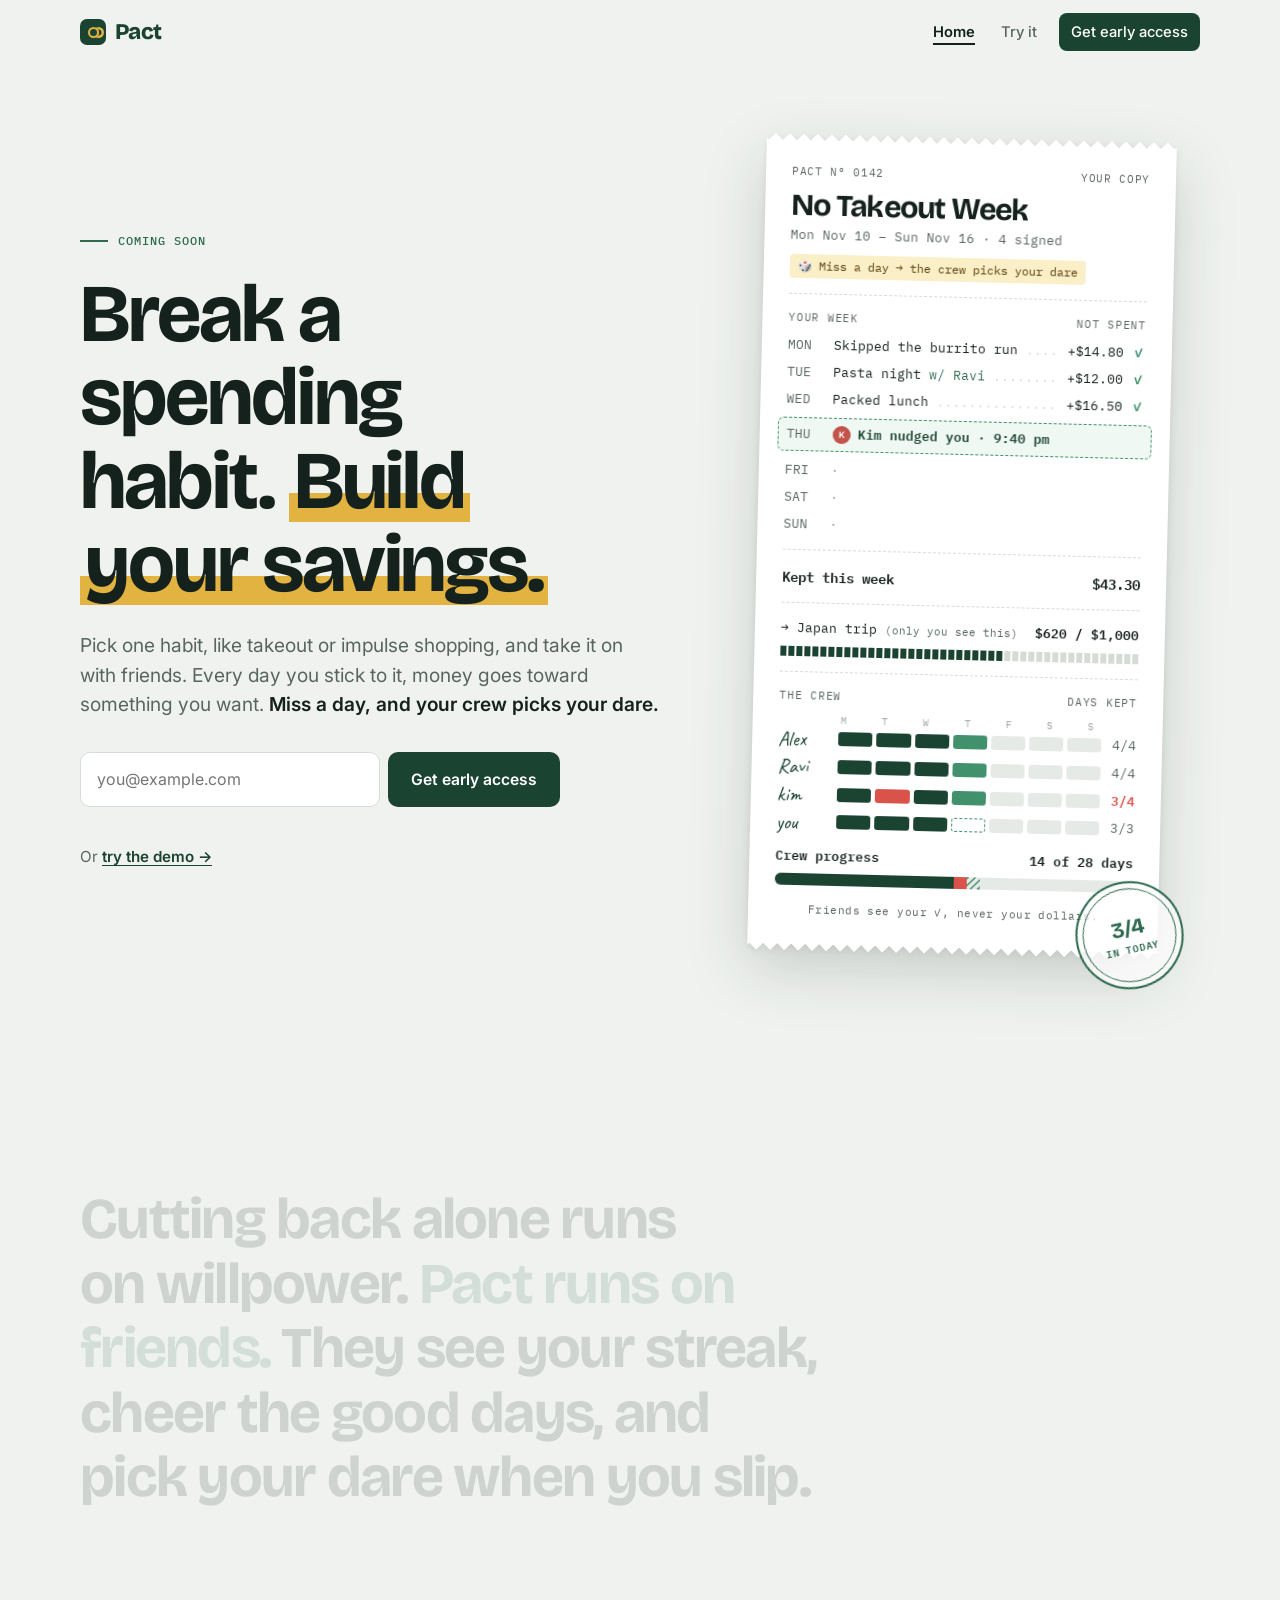
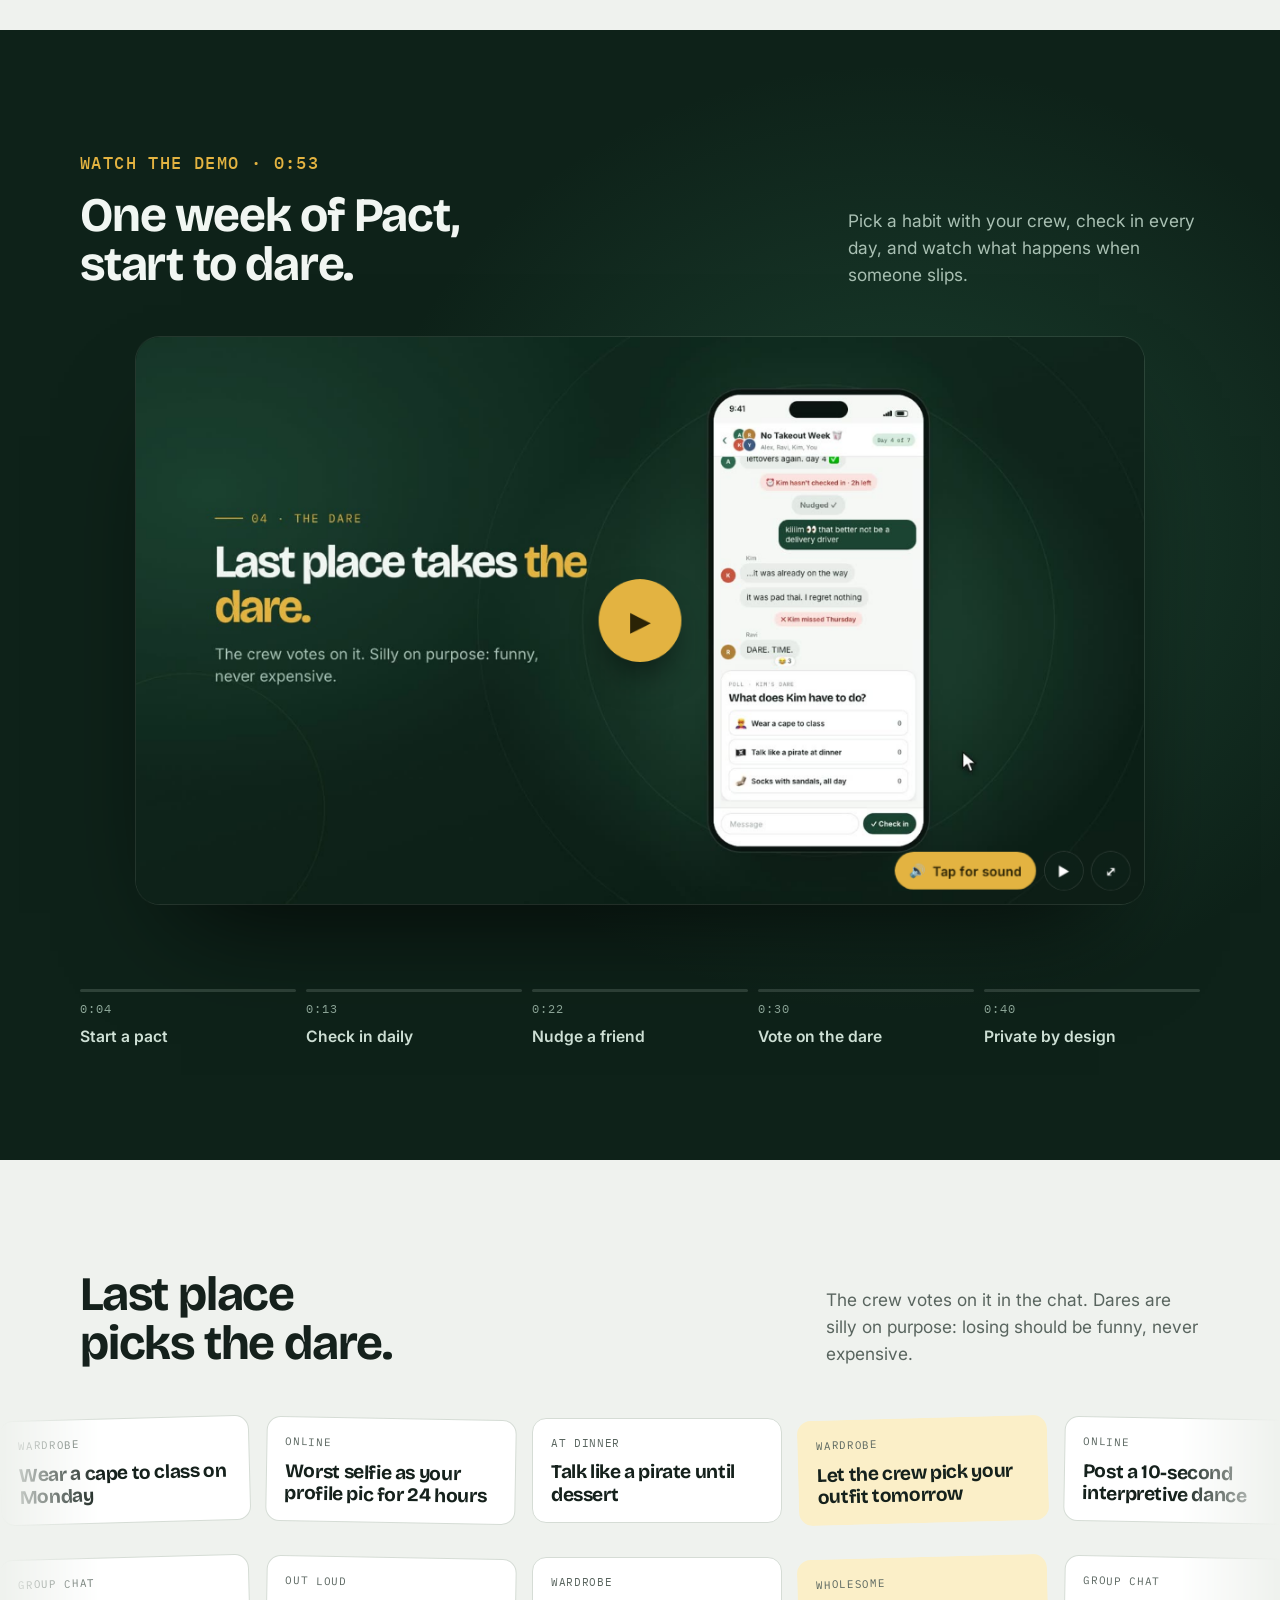
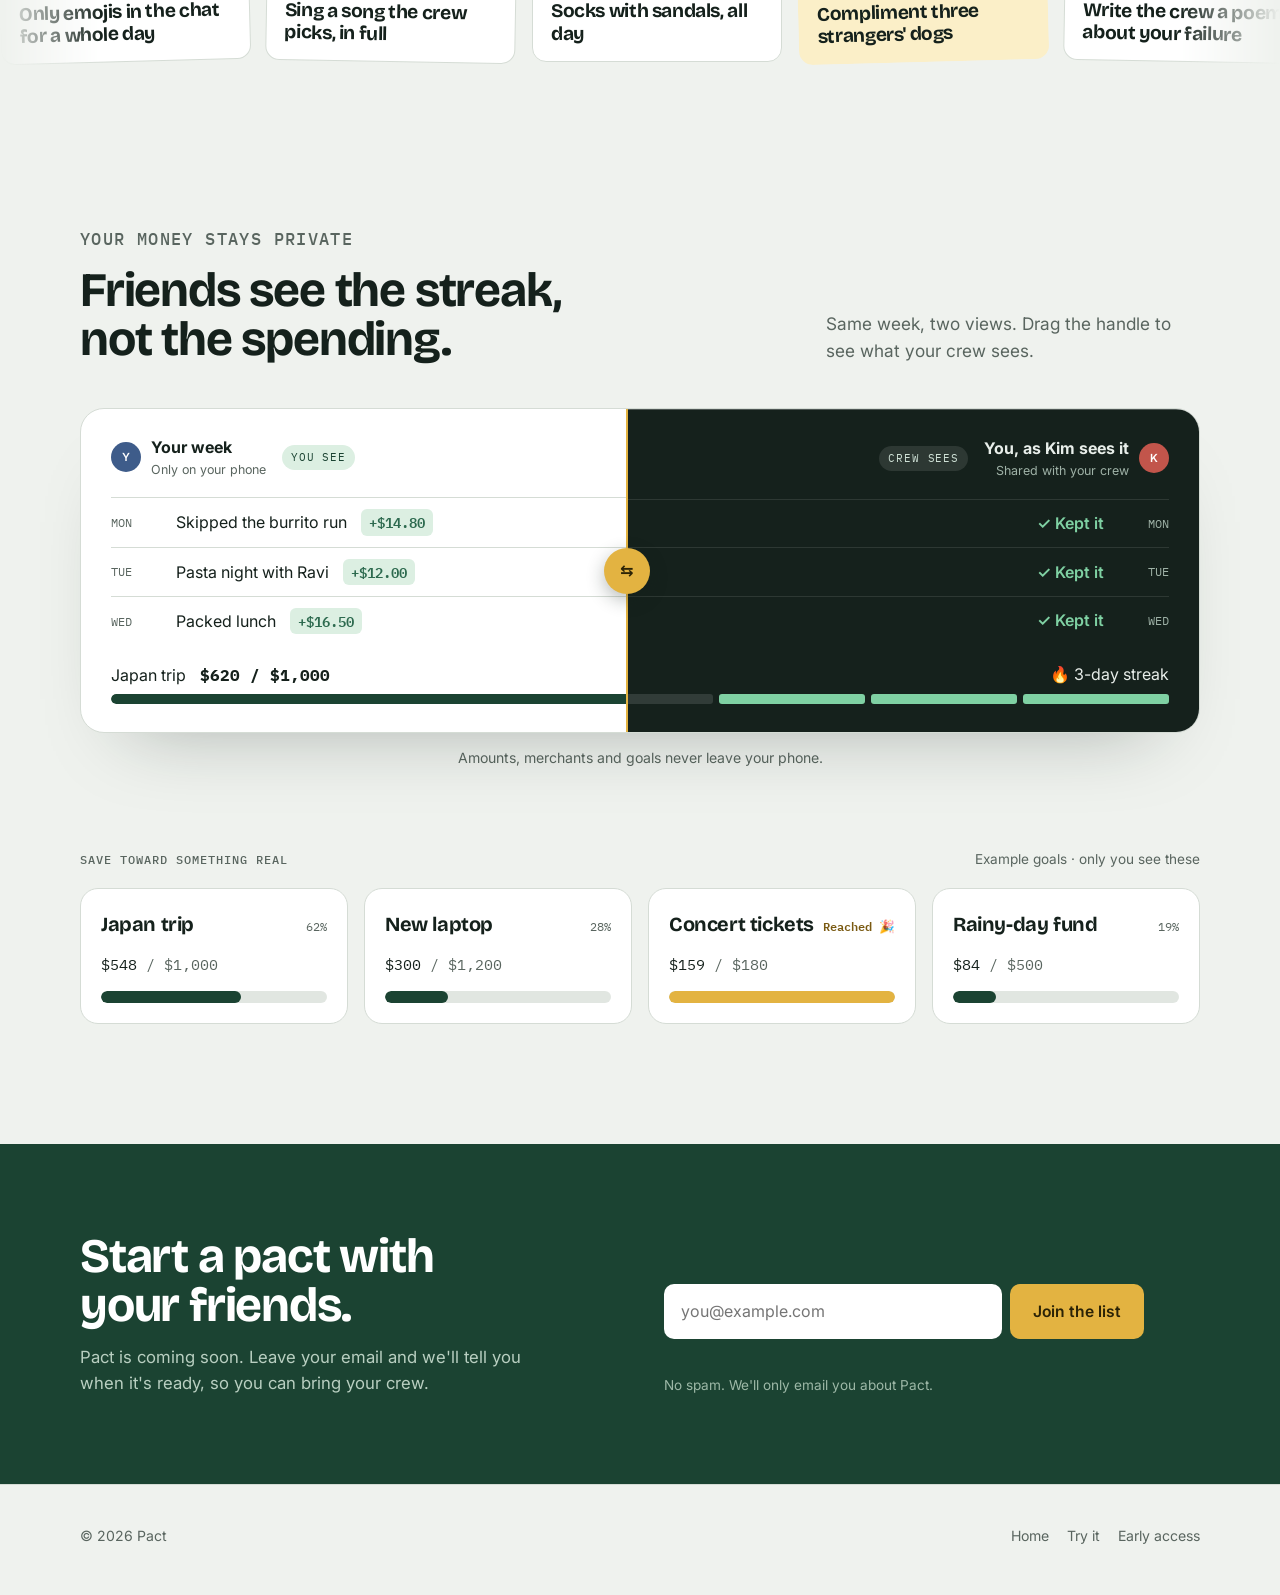
<file: index.html>
<!DOCTYPE html>
<html lang="en">
<head>
<meta charset="utf-8">
<meta name="viewport" content="width=device-width, initial-scale=1, viewport-fit=cover">
<title>Pact — Save together</title>
<meta name="description" content="Pick one spending habit to break, do it with friends, and turn every good day into savings.">
<link rel="preconnect" href="https://fonts.googleapis.com">
<link rel="preconnect" href="https://fonts.gstatic.com" crossorigin>
<link href="https://fonts.googleapis.com/css2?family=Bricolage+Grotesque:opsz,wght@12..96,500;12..96,700;12..96,800&family=Caveat:wght@500;700&family=IBM+Plex+Mono:wght@400;500;600&family=Inter:wght@400;500;600;700&display=swap" rel="stylesheet">
<link rel="stylesheet" href="assets/style.css?v=4">
<script>document.documentElement.classList.add('js')</script>
<style>
:root{--a1:#2D6A4F;--a2:#B07D3A;--a3:#C2554B;--a4:#3E5C8A;--ease:cubic-bezier(.2,.7,.2,1)}

/* ---------- hero ---------- */
.hero{padding:56px 0 96px;overflow:clip}
.hero .wrap{display:grid;grid-template-columns:minmax(0,1.1fr) minmax(0,.9fr);gap:64px;align-items:center}
.hero h1 .mark{background:linear-gradient(transparent 62%, var(--gold) 62%, var(--gold) 92%, transparent 92%);padding:0 .06em;-webkit-box-decoration-break:clone;box-decoration-break:clone}
.hero .lede{margin-top:24px;font-size:1.2rem}
.hero .email-form{margin-top:32px}
.hero .alt{margin-top:6px;font-size:.95rem;color:var(--muted)}
.hero .alt a{color:var(--green);font-weight:600;text-underline-offset:3px}
.kicker{display:inline-flex;gap:10px;align-items:center;margin-bottom:22px}
.kicker::before{content:"";width:28px;height:2px;background:var(--green-2)}
.proof{display:flex;align-items:center;gap:12px;margin-top:28px;font-size:.92rem;color:var(--muted)}
@media (max-width:920px){.hero .wrap{grid-template-columns:1fr;gap:56px}.hero{padding:32px 0 80px}}

/* avatars, shared by receipt and story */
.av{width:26px;height:26px;border-radius:50%;display:inline-grid;place-items:center;font:600 .68rem/1 var(--sans);color:#fff;font-style:normal;flex:none}
.av.a1{background:var(--a1)}.av.a2{background:var(--a2)}.av.a3{background:var(--a3)}.av.a4{background:var(--a4)}
.stack{display:flex}.stack .av{border:2px solid var(--cream);margin-left:-8px}.stack .av:first-child{margin-left:0}

/* ---------- the pact slip ---------- */
.pact{position:relative;justify-self:center;width:min(410px,100%);transform:translateY(var(--py,0px)) rotate(calc(1.4deg - var(--pr,0deg)))}
.pact-shadow{filter:drop-shadow(0 22px 30px rgba(21,33,28,.16)) drop-shadow(0 2px 3px rgba(21,33,28,.08))}
.slip{
  --s:14px;
  background:var(--paper);padding:30px 26px 34px;font-family:var(--mono);font-size:.8rem;color:var(--ink);
  -webkit-mask:conic-gradient(from -45deg at bottom,#0000,#000 1deg 89deg,#0000 90deg) bottom/var(--s) 51% repeat-x,
               conic-gradient(from 135deg at top,#0000,#000 1deg 89deg,#0000 90deg) top/var(--s) 51% repeat-x;
          mask:conic-gradient(from -45deg at bottom,#0000,#000 1deg 89deg,#0000 90deg) bottom/var(--s) 51% repeat-x,
               conic-gradient(from 135deg at top,#0000,#000 1deg 89deg,#0000 90deg) top/var(--s) 51% repeat-x;
}
.slip-top{display:flex;justify-content:space-between;gap:12px;color:var(--muted);font-size:.7rem;letter-spacing:.06em;text-transform:uppercase}
.slip h2{font-family:var(--display);font-size:1.9rem;letter-spacing:-.03em;margin:10px 0 4px;color:var(--ink)}
.slip .dates{color:var(--muted)}
.stake{display:inline-block;margin-top:9px;padding:3px 8px;border-radius:4px;background:var(--gold-2);color:#5A4410;font-size:.72rem}
.hero .lede strong{color:var(--ink);font-weight:600}
.rule{border:0;border-top:1.5px dashed var(--line);margin:15px 0}
.sec{display:flex;justify-content:space-between;gap:8px;font-size:.68rem;letter-spacing:.07em;text-transform:uppercase;color:var(--muted);margin-bottom:9px}
.ledger{list-style:none;margin:0;padding:0;display:grid;gap:7px}
.ledger li{display:grid;grid-template-columns:3em minmax(0,1fr) auto 1.1em;gap:8px;align-items:baseline;font-variant-numeric:tabular-nums}
.ledger .d{color:var(--muted)}
.ledger .what{overflow:hidden;white-space:nowrap}
.ledger .what::after{content:" ..................................................";color:var(--line)}
.ledger .what small{font-size:inherit;color:var(--green-2)}
.ledger .amt{text-align:right}
.ledger .ok{color:var(--green-3);font-weight:600;text-align:center}
.ledger li.today{margin:2px -8px;padding:6px 8px;border:1.5px dashed var(--green-3);border-radius:6px;background:color-mix(in srgb, var(--mint) 45%, transparent);align-items:center}
.ledger li.today .what::after,.ledger li.later .what::after{content:none}
.ledger li.today .what{color:var(--green);font-weight:600;white-space:normal;display:flex;gap:7px;align-items:center}
.ledger li.today .av{width:18px;height:18px;font-size:.55rem}
.ledger li.later{color:#9AA59F}
.total{display:flex;justify-content:space-between;font-weight:600;font-size:.9rem}
.goal-line{display:flex;justify-content:space-between;gap:8px;margin-bottom:8px}
.goal-line b{font-weight:600}
.goal-line small{font-size:.68rem;color:var(--muted)}
.meter{height:10px;background:repeating-linear-gradient(90deg,var(--line) 0 6px,transparent 6px 8px)}
.meter i{display:block;height:100%;width:62%;background:repeating-linear-gradient(90deg,var(--green) 0 6px,transparent 6px 8px)}

/* crew: each row is a signature + that person's week */
.crew{display:grid;gap:7px}
.crew-row{display:grid;grid-template-columns:4.4em repeat(7,minmax(0,1fr)) 2.4em;gap:4px;align-items:center}
.crew-row .sig{font-family:var(--hand);font-size:1.3rem;overflow:hidden;line-height:1;color:var(--green);transform:rotate(-3deg);white-space:nowrap}
.crew-row.lose .n{color:var(--coral);font-weight:600}
.crew-row .n{text-align:right;color:var(--muted);font-variant-numeric:tabular-nums}
.cell{height:14px;border-radius:3px;background:color-mix(in srgb, var(--line) 60%, transparent)}
.cell.k{background:var(--green)}
.cell.x{background:var(--coral)}
.cell.t{background:transparent;border:1.5px dashed var(--green-3)}
.cell.t.done{background:var(--green-3);border-color:var(--green-3)}
.daynames{display:grid;grid-template-columns:4.4em repeat(7,minmax(0,1fr)) 2.4em;gap:4px;font-size:.6rem;color:#9AA59F;text-align:center}
.team{margin-top:14px;display:grid;gap:7px}
.team-line{display:flex;justify-content:space-between;font-weight:600}
.tbar{display:flex;height:12px;border-radius:99px;overflow:hidden;background:color-mix(in srgb, var(--line) 60%, transparent)}
.tbar i{display:block;height:100%}
.tbar .k{width:50%;background:var(--green)}
.tbar .x{width:3.57%;background:var(--coral)}
.tbar .t{width:3.57%;background:repeating-linear-gradient(135deg,var(--green-3) 0 2px,transparent 2px 5px)}
.foot{margin-top:16px;font-size:.68rem;color:var(--muted);text-align:center;letter-spacing:.04em}

.stamp{position:absolute;right:-26px;bottom:-30px;width:108px;height:108px;border-radius:50%;
  border:2.5px solid var(--green-2);outline:1px solid var(--green-2);outline-offset:-8px;
  display:grid;place-items:center;text-align:center;font-family:var(--mono);font-weight:600;color:var(--green-2);
  font-size:.62rem;letter-spacing:.08em;line-height:1.25;text-transform:uppercase;transform:rotate(-14deg);
  background:color-mix(in srgb, var(--paper) 72%, transparent)}
.stamp b{display:block;font-size:1.35rem;letter-spacing:0;font-family:var(--display)}
@media (max-width:520px){.stamp{right:-6px;bottom:-36px;width:94px;height:94px}.slip{padding:28px 16px 32px;font-size:.76rem}.crew-row,.daynames{grid-template-columns:3.8em repeat(7,minmax(0,1fr)) 2.2em}}

/* ---------- manifesto: words light up as you scroll ---------- */
.manifesto{padding:120px 0 40px}
.manifesto p{font-family:var(--display);font-weight:700;font-size:clamp(1.9rem,4.6vw,3.6rem);line-height:1.12;letter-spacing:-.03em;max-width:22ch;text-wrap:balance}
.manifesto .w{transition:opacity .2s linear;opacity:var(--o,1)}
.manifesto em{font-style:normal;color:var(--green-2)}

/* ---------- film: the product demo video ---------- */
.film{background:#0E2219;color:#EAF2EC;padding:120px 0 110px;margin-top:80px;overflow:hidden;
  background-image:radial-gradient(60% 60% at 70% 45%,rgba(64,145,108,.28),transparent 70%)}
.film-head{display:flex;flex-wrap:wrap;justify-content:space-between;align-items:end;gap:20px 48px}
.film-head .eyebrow{color:var(--gold)}
.film-head>div{flex:1 1 440px}
.film-head h2{color:#F1F6F2;max-width:15ch;margin-top:14px}
.film-head p{max-width:32ch;color:#A9C0B3;font-size:1.08rem}
.player{--fs:1;position:relative;margin:48px 0 0;border-radius:26px;overflow:hidden;background:#0B1A13;aspect-ratio:16/9;
  box-shadow:0 0 0 1px rgba(216,235,223,.12),0 60px 120px -50px rgba(0,0,0,.8);transform:scale(var(--fs));transform-origin:50% 0;will-change:transform}
.player video{display:block;width:100%;height:100%;object-fit:cover;cursor:pointer}
.pbar{position:absolute;left:0;right:0;bottom:0;display:flex;gap:10px;align-items:center;justify-content:flex-end;padding:16px;pointer-events:none}
.pbtn{pointer-events:auto;display:inline-flex;align-items:center;gap:8px;height:42px;padding:0 16px;border:0;border-radius:99px;font:600 .9rem var(--sans);cursor:pointer;
  background:rgba(14,34,25,.72);color:#fff;backdrop-filter:blur(10px);-webkit-backdrop-filter:blur(10px);box-shadow:0 0 0 1px rgba(255,255,255,.14);transition:background .2s,transform .2s}
.pbtn:hover{background:rgba(14,34,25,.9);transform:translateY(-1px)}
.pbtn:focus-visible{outline:3px solid var(--gold);outline-offset:2px}
.pbtn.snd{background:var(--gold);color:#2B2306;box-shadow:none}
.pbtn.snd[aria-pressed="true"]{background:rgba(14,34,25,.72);color:#fff;box-shadow:0 0 0 1px rgba(255,255,255,.14)}
.pbtn.icon{width:42px;padding:0;justify-content:center}
.bigplay{position:absolute;left:50%;top:50%;width:92px;height:92px;margin:-46px 0 0 -46px;border-radius:50%;border:0;background:var(--gold);color:#2B2306;font-size:1.9rem;
  display:grid;place-items:center;cursor:pointer;box-shadow:0 20px 40px -12px rgba(0,0,0,.6);transition:transform .25s var(--ease),opacity .25s}
.bigplay:hover{transform:scale(1.06)}
.player.playing .bigplay{opacity:0;pointer-events:none;transform:scale(.8)}
.chaps{list-style:none;margin:22px 0 0;padding:0;display:grid;grid-template-columns:repeat(5,minmax(0,1fr));gap:10px}
.chaps button{width:100%;text-align:left;border:0;background:none;color:#8FA99B;font:inherit;cursor:pointer;padding:0;display:grid;gap:8px}
.chaps .ln{height:3px;border-radius:2px;background:rgba(216,235,223,.16);overflow:hidden}
.chaps .ln i{display:block;height:100%;width:calc(var(--p,0)*100%);background:var(--gold)}
.chaps small{font-family:var(--mono);font-size:.72rem;letter-spacing:.08em}
.chaps b{font-weight:600;font-size:.98rem;color:#CFE1D6;transition:color .2s}
.chaps button:hover b,.chaps .on b{color:#fff}
.chaps .on small{color:var(--gold)}
.chaps button:focus-visible{outline:2px solid var(--gold);outline-offset:6px;border-radius:4px}
@media (max-width:900px){
  .film{padding:84px 0 76px;margin-top:40px}
  .player{border-radius:16px;margin-top:32px}
  .pbar{padding:10px;gap:8px}
  .pbtn{height:36px;padding:0 12px;font-size:.8rem}.pbtn.icon{width:36px}
  .bigplay{width:68px;height:68px;margin:-34px 0 0 -34px;font-size:1.4rem}
  .chaps{display:flex;overflow-x:auto;gap:14px;scrollbar-width:none;margin-inline:-20px;padding-inline:20px}
  .chaps::-webkit-scrollbar{display:none}
  .chaps li{flex:0 0 132px}
}

/* ---------- dare wall ---------- */
.dares{padding:110px 0 40px;overflow:hidden}
.dares .head{display:flex;flex-wrap:wrap;justify-content:space-between;align-items:end;gap:20px 40px}
.dares h2{max-width:14ch}
.dares .head p{max-width:34ch;color:var(--muted);font-size:1.08rem}
.lane{display:flex;gap:16px;width:max-content;padding:14px 0}
.lanes{margin-top:36px;display:grid;gap:6px;-webkit-mask:linear-gradient(90deg,transparent,#000 8%,#000 92%,transparent);mask:linear-gradient(90deg,transparent,#000 8%,#000 92%,transparent)}
.dare{flex:none;width:250px;padding:16px 18px;border-radius:14px;background:var(--paper);border:1px solid var(--line);display:grid;gap:10px;transform:rotate(var(--r,0deg))}
.dare:nth-child(3n+1){--r:-1.5deg}.dare:nth-child(3n+2){--r:1deg}.dare:nth-child(4n){background:var(--gold-2);border-color:transparent}
.dare b{font-family:var(--display);font-size:1.2rem;letter-spacing:-.02em;line-height:1.15}
.dare small{font-family:var(--mono);font-size:.68rem;letter-spacing:.06em;text-transform:uppercase;color:var(--muted)}
@media (prefers-reduced-motion:no-preference){
  .lane{animation:drift 60s linear infinite}
  .lane.rev{animation-direction:reverse;animation-duration:70s}
  .lanes:hover .lane{animation-play-state:paused}
  @keyframes drift{to{transform:translateX(-50%)}}
}
@media (prefers-reduced-motion:reduce){.lane{flex-wrap:wrap;width:auto}.lane [aria-hidden]{display:none}}

/* ---------- privacy: drag between your view and your crew's view ---------- */
.privacy{padding:110px 0 120px}
.privacy .top{display:flex;flex-wrap:wrap;justify-content:space-between;align-items:end;gap:20px 48px}
.privacy h2{max-width:16ch;margin-top:14px}
.privacy .top p{max-width:34ch;color:var(--muted);font-size:1.08rem}

.cmp{--x:50%;position:relative;margin-top:44px;border-radius:24px;overflow:hidden;border:1px solid var(--line);background:var(--paper);box-shadow:0 40px 80px -48px rgba(21,33,28,.35);user-select:none;-webkit-user-select:none;touch-action:pan-y}
.view{padding:26px 30px 28px;display:grid;gap:18px}
.view.crew{position:absolute;inset:0;background:var(--ink);color:#E8EEEA;clip-path:inset(0 0 0 var(--x))}
.vh{display:flex;align-items:center;gap:10px}
.vh .av{width:30px;height:30px;font-size:.7rem}
.vh b{font-size:1rem}
.vh small{display:block;font-size:.78rem;color:var(--muted)}
.view.crew .vh small{color:#9FB2A7}
.chip{margin-inline:6px;font-family:var(--mono);font-size:.68rem;letter-spacing:.08em;text-transform:uppercase;padding:4px 9px;border-radius:99px;background:var(--mint);color:var(--green)}
.view.crew .chip{background:rgba(255,255,255,.1);color:#CFE1D6}
.days{list-style:none;margin:0;padding:0;display:grid}
.days li{display:grid;grid-template-columns:3.2em auto auto minmax(0,1fr);gap:14px;align-items:center;padding:11px 0;border-top:1px solid var(--line);font-size:1rem}
.view.crew .days li{border-color:rgba(255,255,255,.1);grid-template-columns:auto minmax(0,1fr) auto 3.2em}
.view.crew .days .d{text-align:right}
.view.crew .vh{flex-direction:row-reverse;text-align:right}
.view.crew .sumrow{grid-template-columns:auto minmax(0,1fr);text-align:right}
.view.crew .flames{flex-direction:row-reverse}
.days .d{font-family:var(--mono);font-size:.78rem;color:var(--muted)}
.view.crew .days .d{color:#9FB2A7}
.days .amt{padding:2px 8px;border-radius:6px;background:var(--mint);font-family:var(--mono);font-size:.9rem;font-variant-numeric:tabular-nums;color:var(--green-2);font-weight:600}
.days .k{color:var(--green-3);font-weight:600}
.view.crew .days .k{color:#7FD1A3}
.redact{display:inline-block;width:5.2em;height:.95em;border-radius:3px;background:repeating-linear-gradient(135deg,rgba(255,255,255,.22) 0 4px,rgba(255,255,255,.1) 4px 8px);vertical-align:middle}
.redact.wide{width:9em}
.sumrow{display:grid;grid-template-columns:auto minmax(0,1fr);gap:6px 14px;align-items:center}
.sumrow b{font-family:var(--mono);font-variant-numeric:tabular-nums}
.sumrow .bar{grid-column:1/-1;height:10px;border-radius:99px;background:color-mix(in srgb, var(--line) 70%, transparent);overflow:hidden}
.sumrow .bar i{display:block;height:100%;width:62%;background:var(--green);border-radius:99px}
.view.crew .sumrow .bar{background:rgba(255,255,255,.1)}
.flames{display:flex;gap:6px}
.flames i{flex:1;height:10px;border-radius:3px;background:rgba(255,255,255,.12)}
.flames i.on{background:#7FD1A3}

.handle{position:absolute;top:0;bottom:0;left:var(--x);width:0;pointer-events:none;z-index:2}
.handle::before{content:"";position:absolute;top:0;bottom:0;left:-1px;width:2px;background:var(--gold)}
.knob{position:absolute;top:50%;left:0;transform:translate(-50%,-50%);width:46px;height:46px;border-radius:50%;background:var(--gold);color:#2B2306;display:grid;place-items:center;font-weight:700;font-size:1rem;box-shadow:0 6px 18px rgba(21,33,28,.3)}
.cmp input[type=range]{position:absolute;inset:0;width:100%;height:100%;margin:0;opacity:0;cursor:ew-resize;z-index:3}
.cmp:has(input:focus-visible) .knob{outline:3px solid var(--green-3);outline-offset:3px}
.hint{margin-top:14px;font-size:.88rem;color:var(--muted);text-align:center}
@media (max-width:640px){.view{padding:20px 16px 22px}.days li{gap:8px;font-size:.86rem;grid-template-columns:2.4em minmax(0,7.2em) auto}.days li > span:nth-child(2){white-space:nowrap;overflow:hidden;text-overflow:ellipsis}.days .amt{font-size:.78rem;padding:1px 5px}.view.crew .days li{grid-template-columns:auto minmax(0,1fr) auto}.view.crew .days .d{display:none}.vh small{display:none}.vh b{font-size:.9rem}.chip{display:none}.redact.wide{width:4em}.view.crew .vh b,.view.crew .sumrow > span:nth-child(2){display:none}.view.crew .sumrow{min-height:1.4em}}
@media (max-width:440px){.goal-grid{grid-template-columns:repeat(2,minmax(0,1fr));gap:10px}.gcard{padding:14px;gap:10px}.gcard b{font-size:1.02rem}.gcard .num{font-size:.78rem}.gcard .gt{flex-direction:column;gap:2px}}

/* savings goals: bars fill when they scroll in */
.goals-h{display:flex;justify-content:space-between;align-items:baseline;gap:16px;margin-top:80px}
.goals-h .eyebrow{color:var(--muted)}
.goals-h small{font-size:.85rem;color:var(--muted)}
.goal-grid{display:grid;grid-template-columns:repeat(4,minmax(0,1fr));gap:16px;margin-top:18px}
.gcard{background:var(--paper);border:1px solid var(--line);border-radius:18px;padding:20px;display:grid;gap:14px}
.gcard .gt{display:flex;justify-content:space-between;align-items:baseline;gap:8px}
.gcard b{font-family:var(--display);font-size:1.25rem;letter-spacing:-.02em}
.gcard .pct{font-family:var(--mono);font-size:.78rem;color:var(--muted)}
.gcard .num{font-family:var(--mono);font-variant-numeric:tabular-nums;font-size:.92rem}
.gcard .num span{color:var(--muted)}
.gbar{height:12px;border-radius:99px;background:color-mix(in srgb, var(--line) 70%, transparent);overflow:hidden}
.gbar i{display:block;height:100%;width:var(--p);border-radius:99px;background:var(--green);transition:width 1.4s var(--ease)}
.gcard.done .gbar i{background:var(--gold)}
.gcard.done .pct{color:#7A5A12;font-weight:600}
.js .goal-grid:not(.in) .gbar i{width:0}
.goal-grid .gcard:nth-child(2) .gbar i{transition-delay:.12s}.goal-grid .gcard:nth-child(3) .gbar i{transition-delay:.24s}.goal-grid .gcard:nth-child(4) .gbar i{transition-delay:.36s}
@media (max-width:980px){.goal-grid{grid-template-columns:repeat(2,minmax(0,1fr))}}


/* ---------- sign-up band ---------- */
.join{background:var(--green);color:#E6EFE9;padding:88px 0}
.join .wrap{display:grid;grid-template-columns:minmax(0,1fr) minmax(0,1fr);gap:48px;align-items:end}
.join h2{color:#fff}
.join p.sub{color:#B9CFC1;margin-top:14px;max-width:44ch;font-size:1.05rem}
.join .email-form input{border-color:transparent}
.join .btn-primary{background:var(--gold);color:#2B2306}
.join .btn-primary:hover{background:#EDC35E}
.join .form-msg.err{color:#FFC9C4}
.join .form-msg.ok{color:#fff;font-size:1.05rem}
.join .fine{margin-top:4px;font-size:.85rem;color:#9DB8A7}
@media (max-width:860px){.join .wrap{grid-template-columns:1fr;gap:28px}}

/* ---------- motion (only when the viewer allows it) ---------- */
@media (prefers-reduced-motion:no-preference){
  .js .pact-shadow{animation:print 1.5s var(--ease) .15s both}
  @keyframes print{from{clip-path:inset(-60px -60px 100% -60px);transform:translateY(-18px)}to{clip-path:inset(-60px -60px -80px -60px)}}
  .js .ledger li,.js .crew-row,.js .team{animation:rise .5s var(--ease) both;animation-delay:calc(.55s + var(--i,0) * 70ms)}
  @keyframes rise{from{opacity:0;transform:translateY(5px)}}
  .js .stamp{animation:stamp .55s cubic-bezier(.3,1.6,.6,1) 1.9s both}
  @keyframes stamp{from{transform:rotate(-14deg) scale(1.7);opacity:0}}
  .js .hero-copy > *{animation:rise .8s var(--ease) both}
  .js .hero-copy > :nth-child(2){animation-delay:.08s}.js .hero-copy > :nth-child(3){animation-delay:.16s}
  .js .hero-copy > :nth-child(n+4){animation-delay:.24s}
  .js .rv{opacity:0;transform:translateY(28px);transition:opacity .9s var(--ease), transform .9s var(--ease)}
  .js .rv.in{opacity:1;transform:none}
  .cell.t{animation:blink 1.6s ease-in-out infinite}
  @keyframes blink{50%{border-color:transparent}}
}
</style>
</head>
<body>
<a class="skip" href="#main">Skip to content</a>

<nav class="nav" aria-label="Main"><div class="wrap">
  <a class="brand" href="index.html" aria-label="Pact home"><span class="brand-mark" aria-hidden="true"><span></span></span>Pact</a>
  <div class="nav-links">
    <a href="index.html" aria-current="page">Home</a>
    <a href="prototype.html">Try it</a>
    <a class="cta" href="survey.html">Get early access</a>
  </div>
</div></nav>

<main id="main">
<header class="hero"><div class="wrap">
  <div class="hero-copy">
    <p class="eyebrow kicker">Coming soon</p>
    <h1>Break a spending habit. <span class="mark">Build your savings.</span></h1>
    <p class="lede">Pick one habit, like takeout or impulse shopping, and take it on with friends. Every day you stick to it, money goes toward something you want. <strong>Miss a day, and your crew picks your dare.</strong></p>
    <form class="email-form" data-signup novalidate>
      <label for="hero-email" class="sr-only">Email address</label>
      <input type="email" id="hero-email" placeholder="you@example.com" autocomplete="email" maxlength="254" required>
      <span class="hp" aria-hidden="true"><input type="text" name="website" tabindex="-1" autocomplete="off"></span>
      <button class="btn btn-primary" type="submit">Get early access</button>
    </form>
    <p class="form-msg" role="status" aria-live="polite"></p>
    <p class="alt">Or <a href="prototype.html">try the demo →</a></p>
  </div>

  <figure class="pact" aria-label="Example pact: No Takeout Week with three friends. You have kept three days and saved $43.30. The crew has kept 14 of 28 days so far, and 3 of 4 have checked in today.">
    <div class="pact-shadow"><div class="slip" aria-hidden="true">
      <div class="slip-top"><span>Pact Nº 0142</span><span>Your copy</span></div>
      <h2>No Takeout Week</h2>
      <div class="dates">Mon Nov 10 – Sun Nov 16 · 4 signed</div>
      <div class="stake">🎲 Miss a day → the crew picks your dare</div>
      <hr class="rule">
      <div class="sec"><span>Your week</span><span>Not spent</span></div>
      <ol class="ledger">
        <li style="--i:0"><span class="d">MON</span><span class="what">Skipped the burrito run</span><span class="amt">+$14.80</span><span class="ok">✓</span></li>
        <li style="--i:1"><span class="d">TUE</span><span class="what">Pasta night <small>w/ Ravi</small></span><span class="amt">+$12.00</span><span class="ok">✓</span></li>
        <li style="--i:2"><span class="d">WED</span><span class="what">Packed lunch</span><span class="amt">+$16.50</span><span class="ok">✓</span></li>
        <li style="--i:3" class="today"><span class="d">THU</span><span class="what"><i class="av a3">K</i>Kim nudged you · 9:40 pm</span><span class="amt"></span><span></span></li>
        <li style="--i:4" class="later"><span class="d">FRI</span><span class="what">·</span><span></span><span></span></li>
        <li style="--i:5" class="later"><span class="d">SAT</span><span class="what">·</span><span></span><span></span></li>
        <li style="--i:6" class="later"><span class="d">SUN</span><span class="what">·</span><span></span><span></span></li>
      </ol>
      <hr class="rule">
      <div class="total"><span>Kept this week</span><span>$43.30</span></div>
      <hr class="rule">
      <div class="goal-line"><span>→ Japan trip <small>(only you see this)</small></span><b>$620 / $1,000</b></div>
      <div class="meter"><i></i></div>
      <hr class="rule">
      <div class="sec"><span>The crew</span><span>Days kept</span></div>
      <div class="daynames"><span></span><span>M</span><span>T</span><span>W</span><span>T</span><span>F</span><span>S</span><span>S</span><span></span></div>
      <div class="crew">
        <div class="crew-row" style="--i:7"><span class="sig">Alex</span><i class="cell k"></i><i class="cell k"></i><i class="cell k"></i><i class="cell t done"></i><i class="cell"></i><i class="cell"></i><i class="cell"></i><span class="n">4/4</span></div>
        <div class="crew-row" style="--i:8"><span class="sig">Ravi</span><i class="cell k"></i><i class="cell k"></i><i class="cell k"></i><i class="cell t done"></i><i class="cell"></i><i class="cell"></i><i class="cell"></i><span class="n">4/4</span></div>
        <div class="crew-row lose" style="--i:9"><span class="sig">kim</span><i class="cell k"></i><i class="cell x"></i><i class="cell k"></i><i class="cell t done"></i><i class="cell"></i><i class="cell"></i><i class="cell"></i><span class="n">3/4</span></div>
        <div class="crew-row" style="--i:10"><span class="sig">you</span><i class="cell k"></i><i class="cell k"></i><i class="cell k"></i><i class="cell t"></i><i class="cell"></i><i class="cell"></i><i class="cell"></i><span class="n">3/3</span></div>
      </div>
      <div class="team" style="--i:11">
        <div class="team-line"><span>Crew progress</span><span>14 of 28 days</span></div>
        <div class="tbar"><i class="k"></i><i class="x"></i><i class="t"></i></div>
      </div>
      <p class="foot">Friends see your ✓, never your dollars.</p>
    </div></div>
    <div class="stamp" aria-hidden="true"><span><b>3/4</b>in today</span></div>
  </figure>
</div></header>

<section class="manifesto" aria-label="Why friends"><div class="wrap">
  <p data-words>Cutting back alone runs on willpower. <em>Pact runs on friends.</em> They see your streak, cheer the good days, and pick your dare when you slip.</p>
</div></section>

<section class="film" id="how" aria-labelledby="film-title"><div class="wrap">
  <div class="film-head rv">
    <div>
      <p class="eyebrow">Watch the demo · 0:53</p>
      <h2 id="film-title">One week of Pact, start to dare.</h2>
    </div>
    <p>Pick a habit with your crew, check in every day, and watch what happens when someone slips.</p>
  </div>

  <figure class="player" id="player">
    <video id="film" muted playsinline loop preload="none" poster="assets/video/pact-demo-poster.jpg" aria-label="Pact product demo: creating a pact with friends, checking in, nudging a friend who slipped, voting on her dare, and the privacy view">
      <source src="assets/video/pact-demo-720.mp4" type="video/mp4" media="(max-width: 900px)">
      <source src="assets/video/pact-demo.mp4" type="video/mp4">
    </video>
    <button class="bigplay" id="bigplay" type="button" aria-label="Play the demo with sound">▶</button>
    <div class="pbar">
      <button class="pbtn snd" id="snd" type="button" aria-pressed="false"><span aria-hidden="true">🔊</span><span class="t">Tap for sound</span></button>
      <button class="pbtn icon" id="pp" type="button" aria-label="Play">▶</button>
      <button class="pbtn icon" id="fs" type="button" aria-label="Full screen">⤢</button>
    </div>
  </figure>

  <ol class="chaps" id="chaps" aria-label="Jump to a part of the demo">
    <li><button type="button" data-t="4.3" data-end="13.3"><span class="ln"><i></i></span><small>0:04</small><b>Start a pact</b></button></li>
    <li><button type="button" data-t="13.3" data-end="21.9"><span class="ln"><i></i></span><small>0:13</small><b>Check in daily</b></button></li>
    <li><button type="button" data-t="21.9" data-end="29.9"><span class="ln"><i></i></span><small>0:22</small><b>Nudge a friend</b></button></li>
    <li><button type="button" data-t="29.9" data-end="39.8"><span class="ln"><i></i></span><small>0:30</small><b>Vote on the dare</b></button></li>
    <li><button type="button" data-t="39.8" data-end="53.4"><span class="ln"><i></i></span><small>0:40</small><b>Private by design</b></button></li>
  </ol>
</div></section>

<section class="dares" aria-label="Example dares"><div class="wrap head">
  <h2>Last place picks the dare.</h2>
  <p>The crew votes on it in the chat. Dares are silly on purpose: losing should be funny, never expensive.</p>
</div>
<div class="lanes">
  <div class="lane">
    <div class="dare"><small>Wardrobe</small><b>Wear a cape to class on Monday</b></div>
    <div class="dare"><small>Online</small><b>Worst selfie as your profile pic for 24 hours</b></div>
    <div class="dare"><small>At dinner</small><b>Talk like a pirate until dessert</b></div>
    <div class="dare"><small>Wardrobe</small><b>Let the crew pick your outfit tomorrow</b></div>
    <div class="dare"><small>Online</small><b>Post a 10-second interpretive dance</b></div>
    <div class="dare" aria-hidden="true"><small>Wardrobe</small><b>Wear a cape to class on Monday</b></div>
    <div class="dare" aria-hidden="true"><small>Online</small><b>Worst selfie as your profile pic for 24 hours</b></div>
    <div class="dare" aria-hidden="true"><small>At dinner</small><b>Talk like a pirate until dessert</b></div>
    <div class="dare" aria-hidden="true"><small>Wardrobe</small><b>Let the crew pick your outfit tomorrow</b></div>
    <div class="dare" aria-hidden="true"><small>Online</small><b>Post a 10-second interpretive dance</b></div>
  </div>
  <div class="lane rev">
    <div class="dare"><small>Group chat</small><b>Only emojis in the chat for a whole day</b></div>
    <div class="dare"><small>Out loud</small><b>Sing a song the crew picks, in full</b></div>
    <div class="dare"><small>Wardrobe</small><b>Socks with sandals, all day</b></div>
    <div class="dare"><small>Wholesome</small><b>Compliment three strangers' dogs</b></div>
    <div class="dare"><small>Group chat</small><b>Write the crew a poem about your failure</b></div>
    <div class="dare" aria-hidden="true"><small>Group chat</small><b>Only emojis in the chat for a whole day</b></div>
    <div class="dare" aria-hidden="true"><small>Out loud</small><b>Sing a song the crew picks, in full</b></div>
    <div class="dare" aria-hidden="true"><small>Wardrobe</small><b>Socks with sandals, all day</b></div>
    <div class="dare" aria-hidden="true"><small>Wholesome</small><b>Compliment three strangers' dogs</b></div>
    <div class="dare" aria-hidden="true"><small>Group chat</small><b>Write the crew a poem about your failure</b></div>
  </div>
</div>
</section>

<section class="privacy" id="why"><div class="wrap">
  <div class="top rv">
    <div>
      <p class="eyebrow">Your money stays private</p>
      <h2>Friends see the streak, not the spending.</h2>
    </div>
    <p>Same week, two views. Drag the handle to see what your crew sees.</p>
  </div>

  <div class="cmp rv" id="cmp">
    <div class="view you">
      <div class="vh"><i class="av a4">Y</i><div><b>Your week</b><small>Only on your phone</small></div><span class="chip">You see</span></div>
      <ul class="days">
        <li><span class="d">MON</span><span>Skipped the burrito run</span><span class="amt">+$14.80</span></li>
        <li><span class="d">TUE</span><span>Pasta night with Ravi</span><span class="amt">+$12.00</span></li>
        <li><span class="d">WED</span><span>Packed lunch</span><span class="amt">+$16.50</span></li>
      </ul>
      <div class="sumrow"><span>Japan trip</span><b>$620 / $1,000</b><span class="bar"><i></i></span></div>
    </div>
    <div class="view crew" aria-hidden="true">
      <div class="vh"><i class="av a3">K</i><div><b>You, as Kim sees it</b><small>Shared with your crew</small></div><span class="chip">Crew sees</span></div>
      <ul class="days">
        <li><span class="redact"></span><span></span><span class="k">✓ Kept it</span><span class="d">MON</span></li>
        <li><span class="redact"></span><span></span><span class="k">✓ Kept it</span><span class="d">TUE</span></li>
        <li><span class="redact"></span><span></span><span class="k">✓ Kept it</span><span class="d">WED</span></li>
      </ul>
      <div class="sumrow"><span class="redact wide"></span><span>🔥 3-day streak</span><span class="flames bar-free" style="grid-column:1/-1"><i class="on"></i><i class="on"></i><i class="on"></i><i></i><i></i><i></i><i></i></span></div>
    </div>
    <div class="handle" aria-hidden="true"><span class="knob">⇆</span></div>
    <input type="range" id="cmp-range" min="0" max="100" value="50" aria-label="Compare your view with your crew's view">
  </div>
  <p class="hint">Amounts, merchants and goals never leave your phone.</p>

  <div class="goals-h rv"><span class="eyebrow">Save toward something real</span><small>Example goals · only you see these</small></div>
  <div class="goal-grid" id="goals">
    <div class="gcard" style="--p:62%"><div class="gt"><b>Japan trip</b><span class="pct">62%</span></div><div class="num" data-to="620">$620 <span>/ $1,000</span></div><div class="gbar"><i></i></div></div>
    <div class="gcard" style="--p:28%"><div class="gt"><b>New laptop</b><span class="pct">28%</span></div><div class="num" data-to="340">$340 <span>/ $1,200</span></div><div class="gbar"><i></i></div></div>
    <div class="gcard done" style="--p:100%"><div class="gt"><b>Concert tickets</b><span class="pct">Reached 🎉</span></div><div class="num" data-to="180">$180 <span>/ $180</span></div><div class="gbar"><i></i></div></div>
    <div class="gcard" style="--p:19%"><div class="gt"><b>Rainy-day fund</b><span class="pct">19%</span></div><div class="num" data-to="95">$95 <span>/ $500</span></div><div class="gbar"><i></i></div></div>
  </div>
</div></section>

<div class="join"><div class="wrap">
  <div class="rv">
    <h2>Start a pact with your friends.</h2>
    <p class="sub">Pact is coming soon. Leave your email and we'll tell you when it's ready, so you can bring your crew.</p>
  </div>
  <div class="rv">
    <form class="email-form" data-signup novalidate>
      <label for="cta-email" class="sr-only">Email address</label>
      <input type="email" id="cta-email" placeholder="you@example.com" autocomplete="email" maxlength="254" required>
      <span class="hp" aria-hidden="true"><input type="text" name="website" tabindex="-1" autocomplete="off"></span>
      <button class="btn btn-primary" type="submit">Join the list</button>
    </form>
    <p class="form-msg" role="status" aria-live="polite"></p>
    <p class="fine">No spam. We'll only email you about Pact.</p>
  </div>
</div></div>
</main>

<footer><div class="wrap">
  <span>© <span id="year">2026</span> Pact</span>
  <span style="display:flex;gap:18px"><a href="index.html">Home</a><a href="prototype.html">Try it</a><a href="survey.html">Early access</a></span>
</div></footer>

<script src="assets/site.js?v=4"></script>
<script src="assets/home.js?v=6"></script>
<script src="assets/config.js?v=4"></script>
<script src="assets/signup.js?v=5"></script>
</body>
</html>
</file>
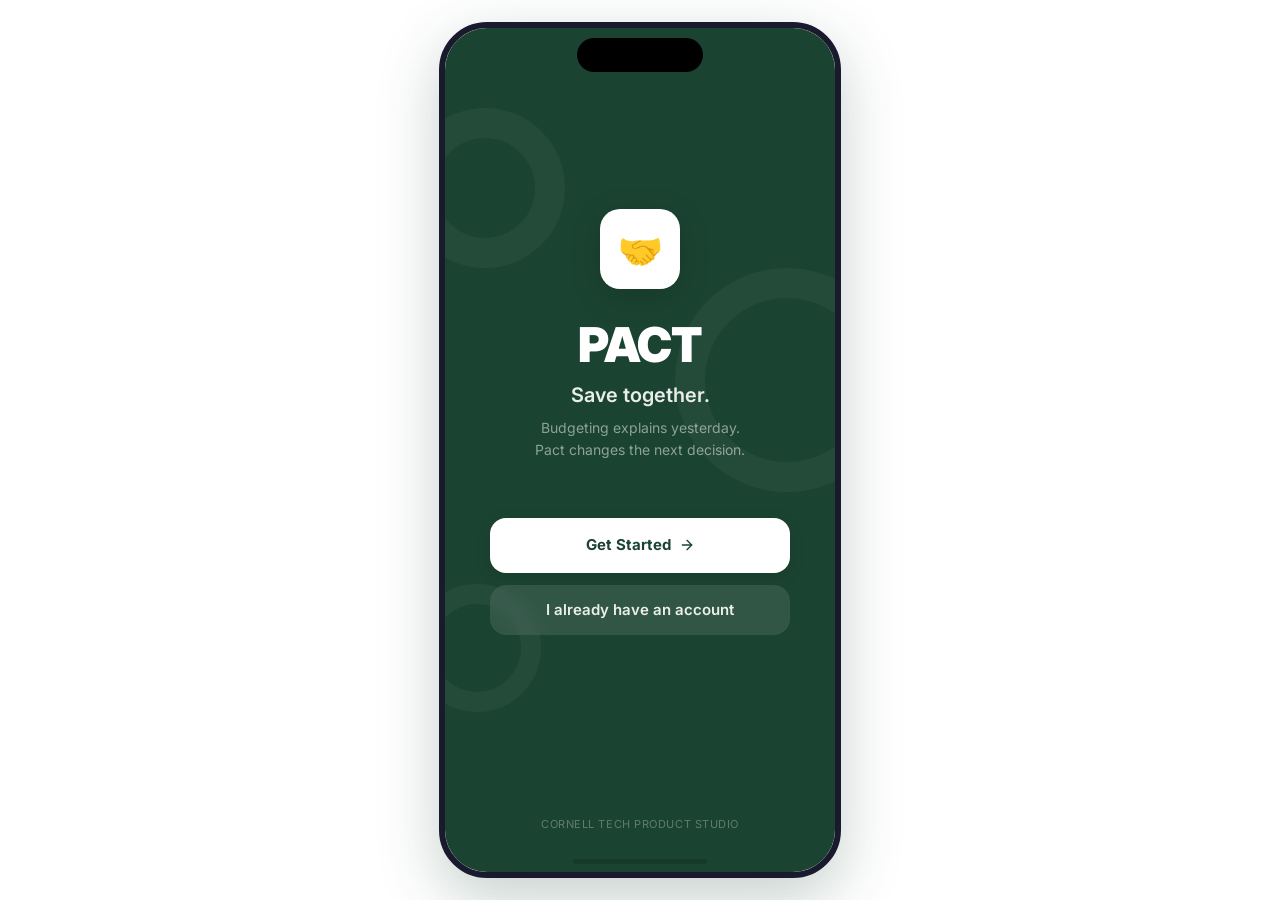
<file: prototype/app/index.html>
<!DOCTYPE html>
<html lang="en"><head><meta charset="utf-8"><meta name="viewport" content="width=device-width,initial-scale=1">
<title>Pact prototype</title>
<link rel="preconnect" href="https://fonts.googleapis.com"><link href="https://fonts.googleapis.com/css2?family=Inter:wght@400;500;600;700;800&display=swap" rel="stylesheet">
<link rel="stylesheet" href="app.css">
<style>html,body{margin:0;background:transparent!important;overflow:hidden}</style>
</head><body class="antialiased"><div id="root"></div><script src="app.js"></script></body></html>
</file>
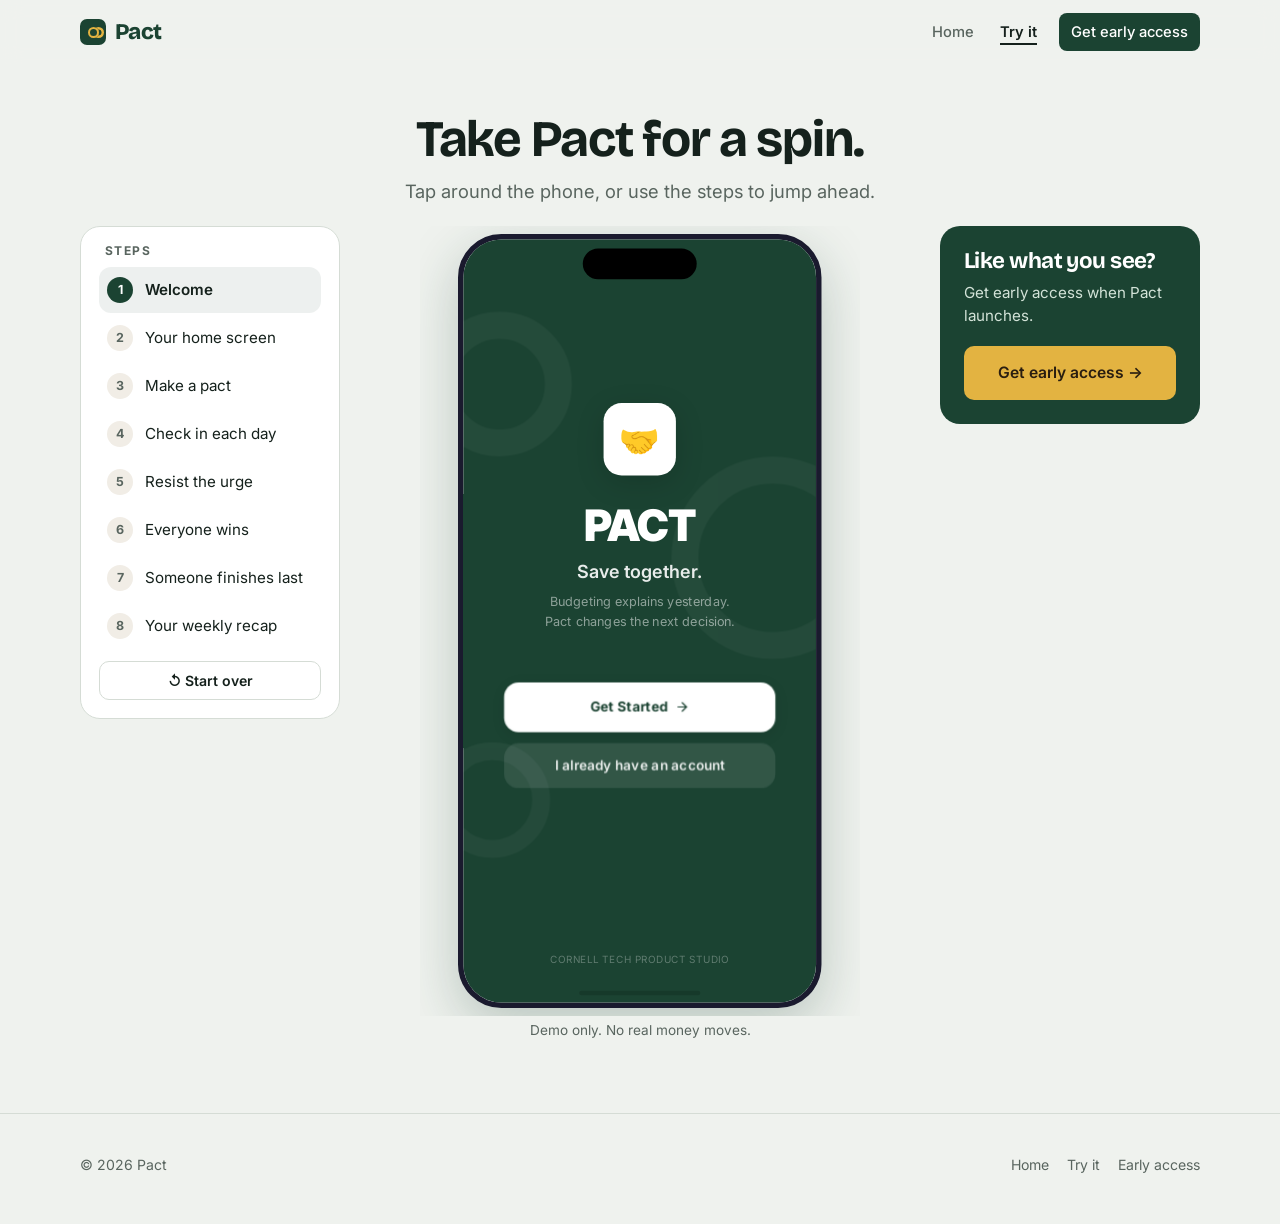
<file: prototype.html>
<!DOCTYPE html>
<html lang="en">
<head>
<meta charset="utf-8">
<meta name="viewport" content="width=device-width, initial-scale=1">
<title>Pact — Try it</title>
<meta name="description" content="Tap through an interactive demo of Pact.">
<link rel="preconnect" href="https://fonts.googleapis.com">
<link href="https://fonts.googleapis.com/css2?family=Bricolage+Grotesque:opsz,wght@12..96,500;12..96,700;12..96,800&family=IBM+Plex+Mono:wght@400;500;600&family=Inter:wght@400;500;600;700&display=swap" rel="stylesheet">
<link rel="stylesheet" href="assets/style.css?v=4">
<style>
.proto-head{padding:48px 0 20px;text-align:center}
.proto-head .lede{margin:12px auto 0}
.stage{display:grid;grid-template-columns:260px 1fr 260px;gap:32px;align-items:start;padding-bottom:72px}
.panel{background:var(--paper);border:1px solid var(--line);border-radius:20px;padding:18px;position:sticky;top:88px}
.panel h2{font-family:var(--sans);font-size:.75rem;font-weight:700;letter-spacing:.12em;text-transform:uppercase;color:var(--muted);margin:0 0 10px 6px}
.tour{list-style:none;margin:0;padding:0;counter-reset:t;display:grid;gap:2px}
.tour li{counter-increment:t}
.tour button{all:unset;cursor:pointer;display:flex;align-items:center;gap:12px;padding:10px 8px;border-radius:12px;font-size:.95rem;width:100%;box-sizing:border-box}
.tour button::before{content:counter(t);flex:none;width:26px;height:26px;border-radius:50%;background:#F1EDE6;color:var(--muted);font-weight:700;font-size:.78rem;display:grid;place-items:center}
.tour button:hover{background:rgba(27,67,50,.06)}
.tour button.on{background:rgba(27,67,50,.08);font-weight:600}
.tour button.on::before{background:var(--green);color:#fff}
.tour button:focus-visible{outline:3px solid var(--green-3);outline-offset:1px}
.reset{margin-top:12px;width:100%;justify-content:center;padding:10px 14px;font-size:.88rem}
.device{position:relative;display:flex;flex-direction:column;align-items:center}
iframe#app{width:100%;max-width:440px;height:min(880px,calc(100vh - 110px));min-height:620px;border:0;background:transparent}
.note{font-size:.85rem;color:var(--muted);margin-top:4px;text-align:center}
.side-cta{position:sticky;top:88px;background:var(--green);color:#fff;border-radius:20px;padding:24px}
.side-cta h2{font-size:1.4rem;color:#fff}
.side-cta p{color:#D3E3D8;margin:8px 0 18px;font-size:.95rem}
.side-cta .btn{background:var(--gold);color:#2A1E10;width:100%;justify-content:center}
.side-cta .btn:hover{background:#E1B887}
@media (max-width:1100px){.stage{grid-template-columns:1fr}.device{order:-1}.panel,.side-cta{position:static;max-width:440px;margin:0 auto;width:100%}}
</style>
</head>
<body>
<a class="skip" href="#app">Skip to the demo</a>

<nav class="nav" aria-label="Main"><div class="wrap">
  <a class="brand" href="index.html" aria-label="Pact home"><span class="brand-mark" aria-hidden="true"><span></span></span>Pact</a>
  <div class="nav-links">
    <a href="index.html">Home</a>
    <a href="prototype.html" aria-current="page">Try it</a>
    <a class="cta" href="survey.html">Get early access</a>
  </div>
</div></nav>

<main>
<header class="proto-head"><div class="wrap">
  <h1 style="font-size:clamp(2.2rem,4.4vw,3.2rem)">Take Pact for a spin.</h1>
  <p class="lede">Tap around the phone, or use the steps to jump ahead.</p>
</div></header>

<div class="wrap stage">
  <nav class="panel" aria-label="Demo steps">
    <h2>Steps</h2>
    <ol class="tour">
      <li><button data-state="welcome">Welcome</button></li>
      <li><button data-state="home">Your home screen</button></li>
      <li><button data-state="create_pact">Make a pact</button></li>
      <li><button data-state="active_pact">Check in each day</button></li>
      <li><button data-state="app_temptation">Resist the urge</button></li>
      <li><button data-state="everyone_succeeds">Everyone wins</button></li>
      <li><button data-state="unique_last">Someone finishes last</button></li>
      <li><button data-state="weekly_recap">Your weekly recap</button></li>
    </ol>
    <button class="btn btn-ghost reset" id="reset">↺ Start over</button>
  </nav>

  <div class="device">
    <iframe id="app" src="prototype/app/index.html?v=2" title="Interactive Pact demo"></iframe>
    <p class="note">Demo only. No real money moves.</p>
  </div>

  <aside class="side-cta">
    <h2>Like what you see?</h2>
    <p>Get early access when Pact launches.</p>
    <a class="btn" href="survey.html">Get early access →</a>
  </aside>
</div>
</main>

<footer><div class="wrap">
  <span>© <span id="year">2026</span> Pact</span>
  <span style="display:flex;gap:18px"><a href="index.html">Home</a><a href="prototype.html">Try it</a><a href="survey.html">Early access</a></span>
</div></footer>

<script src="assets/site.js?v=4"></script>
<script>
(function(){
  var frame=document.getElementById('app');
  function mark(state){ document.querySelectorAll('[data-state]').forEach(function(b){ var on=b.dataset.state===state; b.classList.toggle('on',on); if(on) b.setAttribute('aria-current','step'); else b.removeAttribute('aria-current'); }); }
  document.addEventListener('click',function(e){
    var b=e.target.closest('[data-state]'); if(!b) return;
    try{ frame.contentWindow.postMessage({type:'pact-demo',state:b.dataset.state},'*'); }catch(err){}
    mark(b.dataset.state);
  });
  document.getElementById('reset').addEventListener('click',function(){
    try{ frame.contentWindow.postMessage({type:'pact-reset'},'*'); }catch(err){}
    mark('welcome');
  });
  window.addEventListener('message',function(e){ var d=e.data; if(d&&d.type==='pact-screen'&&d.demo) mark(d.demo); });
  mark('welcome');
})();
</script>
</html>
</file>
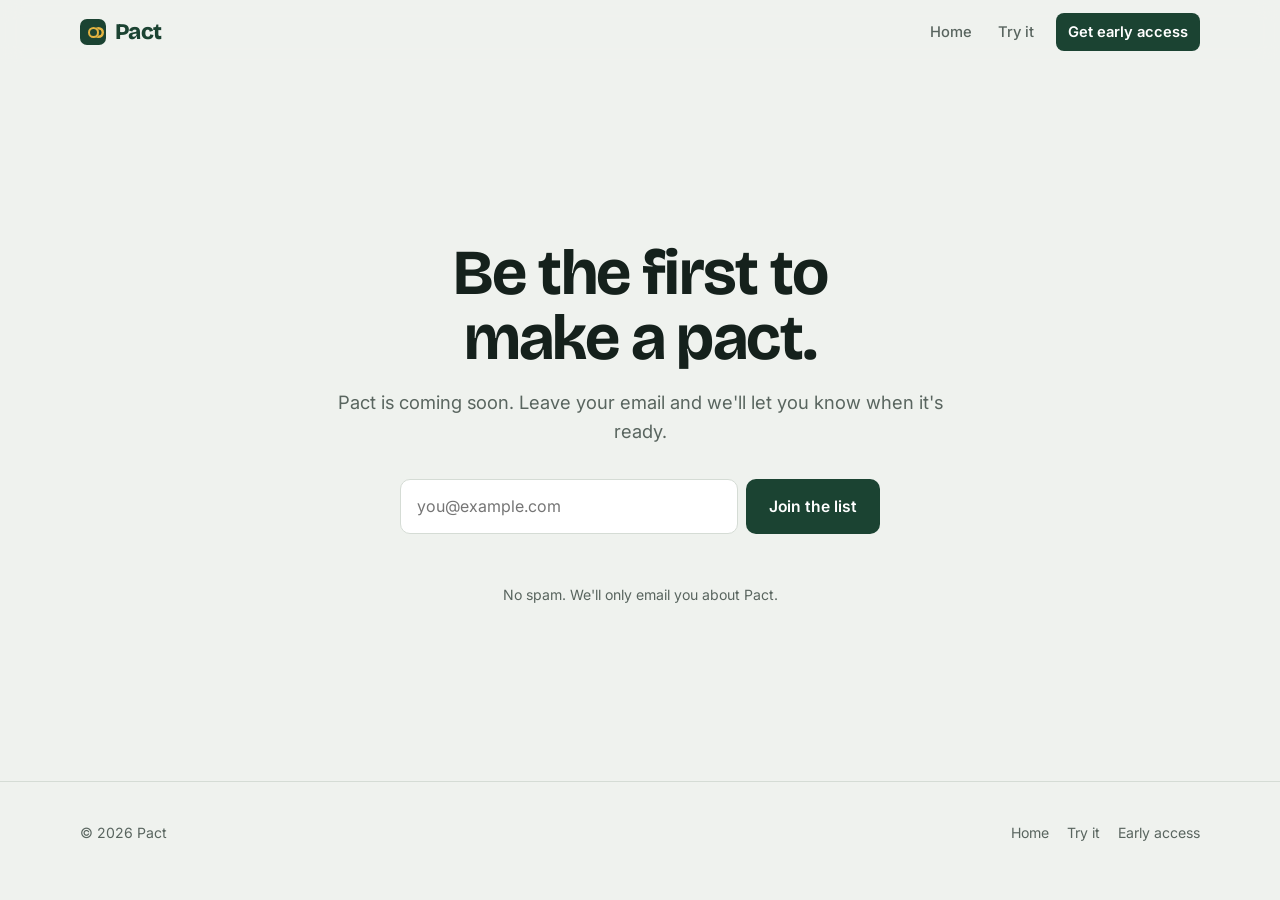
<file: survey.html>
<!DOCTYPE html>
<html lang="en">
<head>
<meta charset="utf-8">
<meta name="viewport" content="width=device-width, initial-scale=1">
<title>Pact — Get early access</title>
<meta name="description" content="Be the first to try Pact. Just leave your email.">
<link rel="preconnect" href="https://fonts.googleapis.com">
<link href="https://fonts.googleapis.com/css2?family=Bricolage+Grotesque:opsz,wght@12..96,500;12..96,700;12..96,800&family=IBM+Plex+Mono:wght@400;500;600&family=Inter:wght@400;500;600;700&display=swap" rel="stylesheet">
<link rel="stylesheet" href="assets/style.css?v=4">
<style>
.join{min-height:calc(100vh - 64px - 120px);display:grid;place-items:center;padding:72px 0}
.join-card{max-width:620px;margin:0 auto;text-align:center}
.join h1{font-size:clamp(2.4rem,5.4vw,4rem)}

.join .lede{margin:18px auto 0}
.join .email-form{margin:34px auto 0}
.join .fine{margin-top:18px;font-size:.88rem;color:var(--muted)}
.join .form-msg.ok{font-size:1.1rem}
.after{display:none;margin-top:22px}
.after.show{display:flex;gap:10px;justify-content:center;flex-wrap:wrap}
</style>
</head>
<body>
<a class="skip" href="#main">Skip to content</a>

<nav class="nav" aria-label="Main"><div class="wrap">
  <a class="brand" href="index.html" aria-label="Pact home"><span class="brand-mark" aria-hidden="true"><span></span></span>Pact</a>
  <div class="nav-links">
    <a href="index.html">Home</a>
    <a href="prototype.html">Try it</a>
    <a class="cta" href="survey.html" aria-current="page">Get early access</a>
  </div>
</div></nav>

<main id="main" class="join"><div class="wrap">
  <div class="join-card">
    <h1>Be the first to make a pact.</h1>
    <p class="lede">Pact is coming soon. Leave your email and we'll let you know when it's ready.</p>
    <form class="email-form" data-signup novalidate>
      <label for="email" class="sr-only">Email address</label>
      <input type="email" id="email" placeholder="you@example.com" autocomplete="email" maxlength="254" required>
      <span class="hp" aria-hidden="true"><input type="text" name="website" tabindex="-1" autocomplete="off"></span>
      <button class="btn btn-primary" type="submit">Join the list</button>
    </form>
    <p class="form-msg" role="status" aria-live="polite"></p>
    <div class="after" id="after"><a class="btn btn-ghost" href="prototype.html">Try the demo →</a></div>
    <p class="fine">No spam. We'll only email you about Pact.</p>
  </div>
</div></main>

<footer><div class="wrap">
  <span>© <span id="year">2026</span> Pact</span>
  <span style="display:flex;gap:18px"><a href="index.html">Home</a><a href="prototype.html">Try it</a><a href="survey.html">Early access</a></span>
</div></footer>

<script src="assets/site.js?v=4"></script>
<script src="assets/config.js?v=4"></script>
<script src="assets/signup.js?v=5"></script>
<script>
// show "Try the demo" once signed up
new MutationObserver(function(){ var m=document.querySelector('.form-msg'); if(m.classList.contains('ok')) document.getElementById('after').classList.add('show'); })
  .observe(document.querySelector('.form-msg'),{attributes:true});
</script>
</html>
</file>
<file: assets/style.css>
/* Pact shared styles.
   Layout idea: the pact is a paper slip people sign. Plain, left-aligned pages
   on a cool green-grey ground; the receipt carries the personality. */
:root{
  /* palette */
  --green:#1B4332;      /* brand, matches the demo app */
  --green-2:#2D6A4F;
  --green-3:#40916C;
  --mint:#DCEFE2;
  --coral:#D9534A;      /* a missed day */
  --gold:#E3B341;       /* highlighter, used sparingly */
  --gold-2:#FBEFC8;
  --cream:#EFF2EE;      /* page ground (name kept for older pages) */
  --paper:#FFFFFF;      /* slips, panels */
  --ink:#15211C;
  --muted:#59655F;
  --line:#D5DCD5;

  /* type */
  --display:'Bricolage Grotesque', 'Inter', system-ui, sans-serif;
  --sans:'Inter', system-ui, -apple-system, 'Segoe UI', sans-serif;
  --mono:'IBM Plex Mono', ui-monospace, 'SFMono-Regular', Menlo, monospace;
  --hand:'Caveat', 'Bradley Hand', cursive;

  --radius:10px; --max:1160px;
}
*{box-sizing:border-box}
[hidden]{display:none!important}
html{scroll-behavior:smooth}
body{margin:0;font-family:var(--sans);color:var(--ink);background:var(--cream);line-height:1.55;-webkit-font-smoothing:antialiased}
a{color:inherit}
img{max-width:100%}
.wrap{max-width:var(--max);margin:0 auto;padding-left:max(20px, env(safe-area-inset-left, 0px));padding-right:max(20px, env(safe-area-inset-right, 0px))}
h1,h2,h3{font-family:var(--display);font-weight:700;letter-spacing:-.025em;line-height:1.02;margin:0;text-wrap:balance}
h1{font-size:clamp(2.6rem,6.4vw,5.2rem)}
h2{font-size:clamp(1.9rem,3.8vw,3rem)}
h3{font-size:1.3rem;letter-spacing:-.01em}
p{margin:0}
.eyebrow{font-family:var(--mono);font-size:.78rem;font-weight:500;letter-spacing:.08em;text-transform:uppercase;color:var(--green-2)}
.lede{font-size:1.15rem;color:var(--muted);max-width:56ch}
.muted{color:var(--muted)}

/* nav */
.nav{position:sticky;top:0;z-index:40;background:color-mix(in srgb, var(--cream) 88%, transparent);backdrop-filter:blur(10px);border-bottom:1px solid transparent;transition:border-color .2s}
.nav.scrolled{border-bottom-color:var(--line)}
.nav .wrap{display:flex;align-items:center;justify-content:space-between;height:64px;gap:16px}
.brand{display:flex;align-items:center;gap:9px;text-decoration:none;font-family:var(--display);font-weight:800;font-size:1.4rem;letter-spacing:-.03em;color:var(--green)}
.brand-mark{width:26px;height:26px;border-radius:7px;background:var(--green);display:grid;place-items:center}
.brand-mark span{width:11px;height:11px;border-radius:50%;border:2.5px solid var(--gold);box-shadow:5px 0 0 -2.5px var(--green),5px 0 0 0 var(--gold)}
.nav-links{display:flex;align-items:center;gap:2px}
.nav-links a{text-decoration:none;font-size:.92rem;font-weight:500;padding:8px 12px;border-radius:8px;color:var(--muted);white-space:nowrap}
.nav-links a:hover{color:var(--ink)}
.nav-links a[aria-current="page"]{color:var(--ink);font-weight:600;text-decoration:underline;text-decoration-thickness:2px;text-underline-offset:6px}
.nav-links a.cta{background:var(--green);color:#fff;margin-left:8px;text-decoration:none}
.nav-links a.cta:hover{background:var(--green-2)}
@media (max-width:640px){.nav-links a:not(.cta){padding:8px 8px;font-size:.86rem}.brand{font-size:1.2rem}}
@media (max-width:480px){.nav-links a[href="index.html"]{display:none}.nav-links a.cta{padding:8px 12px}}

/* buttons */
.btn{display:inline-flex;align-items:center;gap:10px;padding:14px 22px;border-radius:var(--radius);font-weight:600;font-size:.98rem;text-decoration:none;border:1.5px solid transparent;cursor:pointer;transition:transform .12s, background .15s, border-color .15s;font-family:inherit}
.btn:active{transform:translateY(1px)}
.btn-primary{background:var(--green);color:#fff}
.btn-primary:hover{background:var(--green-2)}
.btn-ghost{border-color:var(--line);background:var(--paper);color:var(--ink)}
.btn-ghost:hover{border-color:var(--green-2)}
.btn[disabled]{opacity:.65;cursor:wait}

/* sections */
section{padding:96px 0}
.section-head{display:grid;gap:14px;margin-bottom:44px;max-width:760px}
.band{background:var(--paper);border-top:1px solid var(--line);border-bottom:1px solid var(--line)}
.card{background:var(--paper);border:1px solid var(--line);border-radius:var(--radius);padding:28px}
.grid-3{display:grid;grid-template-columns:repeat(3,1fr);gap:20px}
.grid-2{display:grid;grid-template-columns:repeat(2,1fr);gap:20px}
@media (max-width:900px){.grid-3,.grid-2{grid-template-columns:1fr}section{padding:72px 0}}

/* footer */
footer{padding:40px 0 48px;border-top:1px solid var(--line);font-size:.88rem;color:var(--muted)}
footer .wrap{display:flex;flex-wrap:wrap;gap:16px;justify-content:space-between;align-items:center}
footer a{text-decoration:none}
footer a:hover{color:var(--ink)}

.pill{display:inline-flex;align-items:center;gap:6px;font-size:.78rem;font-weight:600;padding:4px 10px;border-radius:6px;background:var(--mint);color:var(--green)}
.pill.coral{background:#FBE3E0;color:#A6322A}
.pill.gold{background:var(--gold-2);color:#6E5310}
.pill.gray{background:#E4E8E3;color:var(--muted)}

/* content stays visible at rest; motion only adds a small lift */
.reveal{opacity:1}
@media (prefers-reduced-motion:no-preference){.reveal{animation:lift .6s ease both}}
@keyframes lift{from{transform:translateY(10px);opacity:.01}}
@media (prefers-reduced-motion:reduce){html{scroll-behavior:auto}}

/* accessibility */
.skip{position:absolute;left:12px;top:-60px;z-index:100;background:var(--green);color:#fff;padding:10px 16px;border-radius:8px;font-weight:600;text-decoration:none}
.skip:focus{top:12px}
a:focus-visible,button:focus-visible,input:focus-visible,summary:focus-visible{outline:3px solid var(--green-3);outline-offset:3px;border-radius:6px}
.sr-only{position:absolute;width:1px;height:1px;padding:0;margin:-1px;overflow:hidden;clip:rect(0,0,0,0);border:0}

/* shared email form */
.email-form{display:flex;gap:8px;max-width:480px}
.email-form input{flex:1;min-width:0;font:inherit;font-size:1rem;padding:14px 16px;border:1.5px solid var(--line);border-radius:var(--radius);background:var(--paper);color:var(--ink)}
.email-form input:focus{outline:none;border-color:var(--green-3);box-shadow:0 0 0 4px rgba(64,145,108,.18)}
.email-form input.bad{border-color:var(--coral)}
.email-form .btn{white-space:nowrap}
.form-msg{min-height:22px;margin-top:10px;font-size:.92rem}
.form-msg.err{color:#A6322A}
.form-msg.ok{color:var(--green);font-weight:600}
.hp{position:absolute;left:-9999px;width:1px;height:1px;overflow:hidden}
@media (max-width:520px){.email-form{flex-direction:column}.email-form .btn{justify-content:center}}
</file>
